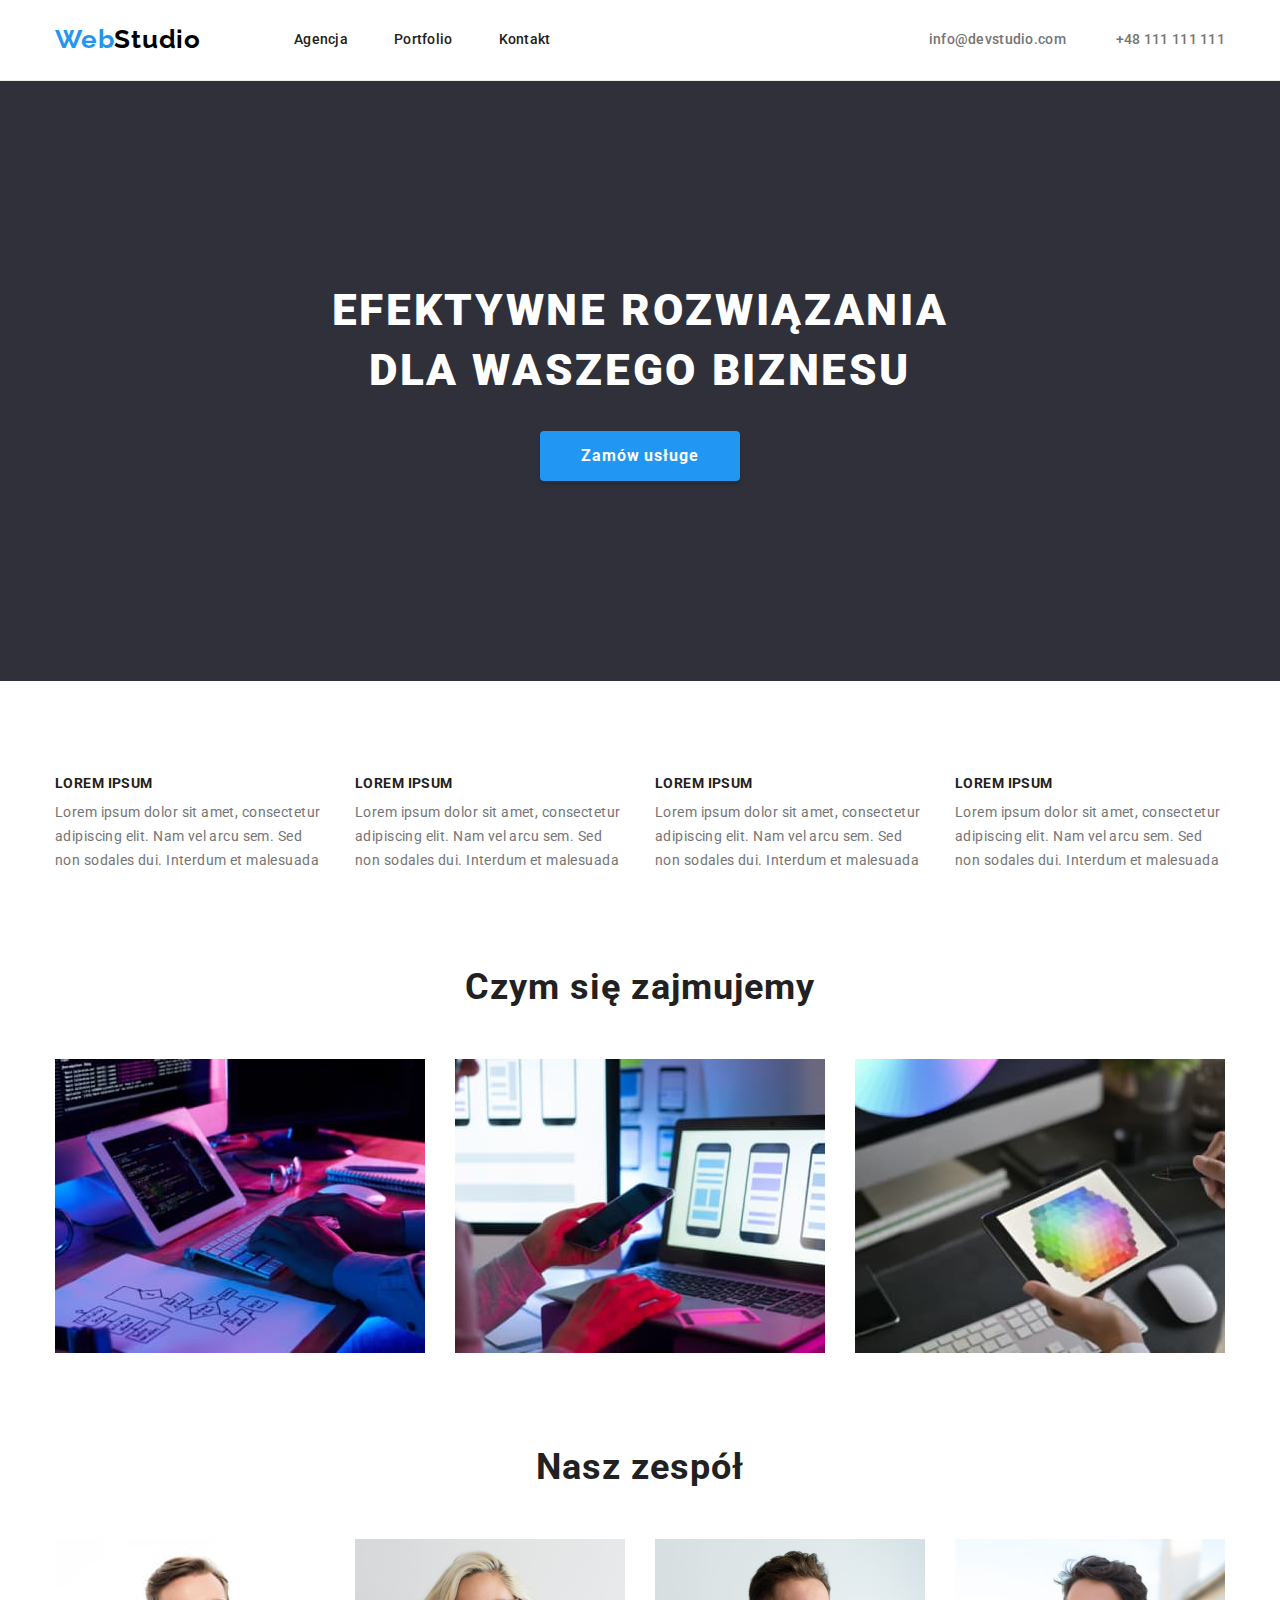
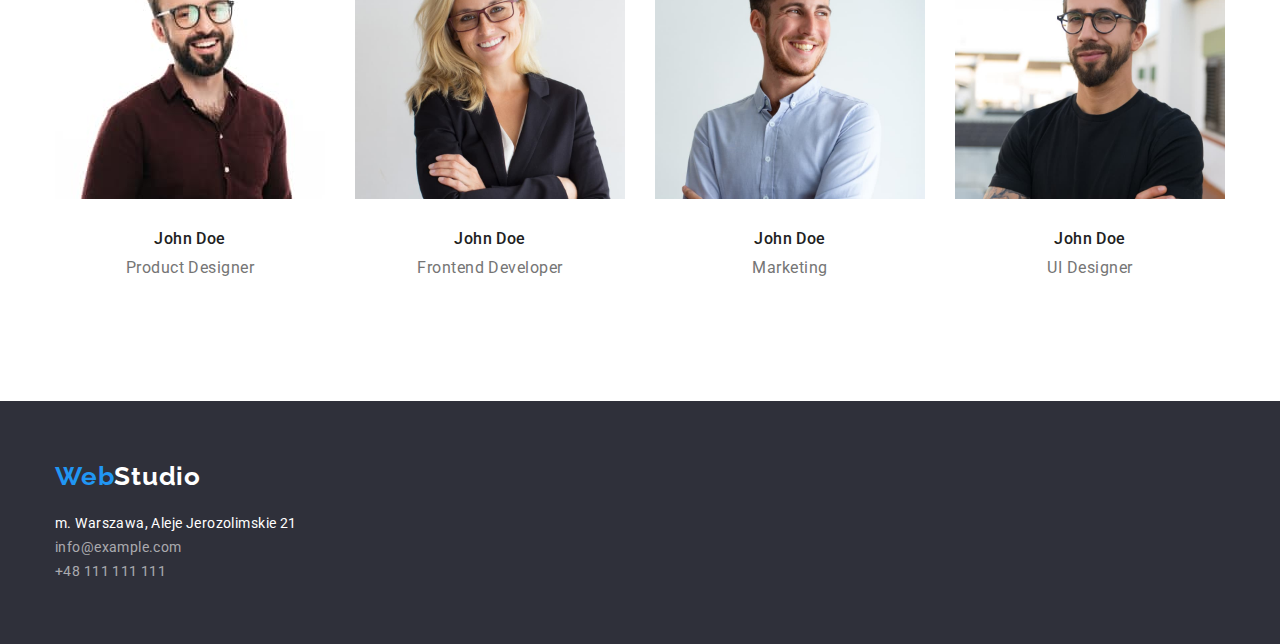
<file: index.html>
<!DOCTYPE html>
<html lang="pl">
  <head>
    <meta charset="UTF-8" />
    <meta http-equiv="X-UA-Compatible" content="IE=edge" />
    <meta name="viewport" content="width=device-width, initial-scale=1.0" />
    <title>WebStudio</title>
    <link
      rel="stylesheet"
      href="https://cdnjs.cloudflare.com/ajax/libs/modern-normalize/1.0.0/modern-normalize.min.css"
    />
    <link rel="stylesheet" href="css/style.css" />
    <link rel="preconnect" href="https://fonts.googleapis.com" />
    <link rel="preconnect" href="https://fonts.gstatic.com" crossorigin />
    <link
      href="https://fonts.googleapis.com/css2?family=Raleway:wght@700&family=Roboto:wght@400;500;700;900&display=swap"
      rel="stylesheet"
    />
  </head>
  <body>
    <header class="header">
      <div class="container">
        <a class="logo" href="index.html"
          ><span class="span-logo">Web</span>Studio</a
        >
        <nav class="navigation">
          <ul class="navigation-list list">
            <li class="navigation-item">
              <a class="navigation-link link" href="index.html">Agencja</a>
            </li>
            <li class="navigation-item">
              <a class="navigation-link link" href="portfolio.html"
                >Portfolio</a
              >
            </li>
            <li class="navigation-item">
              <a class="navigation-link link" href="#">Kontakt</a>
            </li>
          </ul>
        </nav>
        <a class="header-email link" href="mailto:info@devstudio.com"
          >info@devstudio.com</a
        >
        <a class="header-phone link" href="tel:+48111111111">+48 111 111 111</a>
      </div>
    </header>
    <main>
      <!--hero-->
      <section class="welcome">
        <div class="container">
          <h1 class="main-header">EFEKTYWNE ROZWIĄZANIA DLA WASZEGO BIZNESU</h1>
          <button class="modal-btn" type="button">Zamów usługe</button>
        </div>
      </section>
      <!--our values-->
      <section class="advantages section">
        <div class="container">
          <h2 hidden>Zalety</h2>
          <ul class="advantages-list list">
            <li class="advantages-list-item">
              <p class="advantages-text">LOREM IPSUM</p>
              <p class="advantages-description">
                Lorem ipsum dolor sit amet, consectetur adipiscing elit. Nam vel
                arcu sem. Sed non sodales dui. Interdum et malesuada
              </p>
            </li>
            <li class="advantages-list-item">
              <p class="advantages-text">LOREM IPSUM</p>
              <p class="advantages-description">
                Lorem ipsum dolor sit amet, consectetur adipiscing elit. Nam vel
                arcu sem. Sed non sodales dui. Interdum et malesuada
              </p>
            </li>
            <li class="advantages-list-item">
              <p class="advantages-text">LOREM IPSUM</p>
              <p class="advantages-description">
                Lorem ipsum dolor sit amet, consectetur adipiscing elit. Nam vel
                arcu sem. Sed non sodales dui. Interdum et malesuada
              </p>
            </li>
            <li class="advantages-list-item">
              <p class="advantages-text">LOREM IPSUM</p>
              <p class="advantages-description">
                Lorem ipsum dolor sit amet, consectetur adipiscing elit. Nam vel
                arcu sem. Sed non sodales dui. Interdum et malesuada
              </p>
            </li>
          </ul>
        </div>
      </section>
      <!--what we do-->
      <section class="services section">
        <div class="container">
          <h2 class="secondary-header">Czym się zajmujemy</h2>
          <ul class="services-list list">
            <li class="servces-list-item">
              <img
                class="services-list-img"
                src="images/what_we_do/what_we_do_img1.jpg"
                alt="grafik pisze na klawiaturze"
                width="370"
                height="294"
              />
            </li>
            <li class="services-list-item">
              <img
                class="services-list-img"
                src="images/what_we_do/what_we_do_img2.jpg"
                alt="grafik pracuje na laptopie i telefonie"
                width="370"
                height="294"
              />
            </li>
            <li class="services-list-item">
              <img
                class="services-list-img"
                src="images/what_we_do/what_we_do_img3.jpg"
                alt="grafik pracuje z narzędziem koloru hexa"
                width="370"
                height="294"
              />
            </li>
          </ul>
        </div>
      </section>
      <!--our team-->
      <section class="workers section">
        <div class="container">
          <h2 class="secondary-header">Nasz zespół</h2>
          <ul class="workers-list list">
            <li class="workers-card">
              <img
                class="workers-img"
                src="images/our_team/John_Doe_img1.jpg"
                alt="John Doe"
                width="270"
                height="260"
              />
              <div class="workers-card-wrapper">
                <h3 class="third-header">John Doe</h3>
                <p class="workers-job-title">Product Designer</p>
              </div>
            </li>
            <li class="workers-card">
              <img
                class="workers-img"
                src="images/our_team/John_Doe_img2.jpg"
                alt="John Doe"
                width="270"
                height="260"
              />
              <div class="workers-card-wrapper">
                <h3 class="third-header">John Doe</h3>
                <p class="workers-job-title">Frontend Developer</p>
              </div>
            </li>
            <li class="workers-card">
              <img
                class="workers-img"
                src="images/our_team/John_Doe_img3.jpg"
                alt="John Doe"
                width="270"
                height="260"
              />
              <div class="workers-card-wrapper">
                <h3 class="third-header">John Doe</h3>
                <p class="workers-job-title">Marketing</p>
              </div>
            </li>
            <li class="workers-card">
              <img
                class="workers-img"
                src="images/our_team/John_Doe_img4.jpg"
                alt="John Doe"
                width="270"
                height="260"
              />
              <div class="workers-card-wrapper">
                <h3 class="third-header">John Doe</h3>
                <p class="workers-job-title">UI Designer</p>
              </div>
            </li>
          </ul>
        </div>
      </section>
    </main>
    <footer class="footer">
      <div class="container">
        <a class="logo logo-dark-theme link" href="index.html"
          ><span class="span-logo">Web</span>Studio</a
        >
        <address>
          <ul class="address-list list">
            <li class="address-item">
              <a
                class="footer-address link"
                href="https://goo.gl/maps/2zvKoqbJvBjzFYyW6"
                target="_blank"
                >m. Warszawa, Aleje Jerozolimskie 21</a
              >
            </li>
            <li class="address-item">
              <a class="footer-email link" href="mailto:info@example.com"
                >info@example.com</a
              >
            </li>
            <li class="address-item">
              <a class="footer-phone link" href="tel:+48111111111"
                >+48 111 111 111</a
              >
            </li>
          </ul>
        </address>
      </div>
    </footer>
  </body>
</html>
</file>
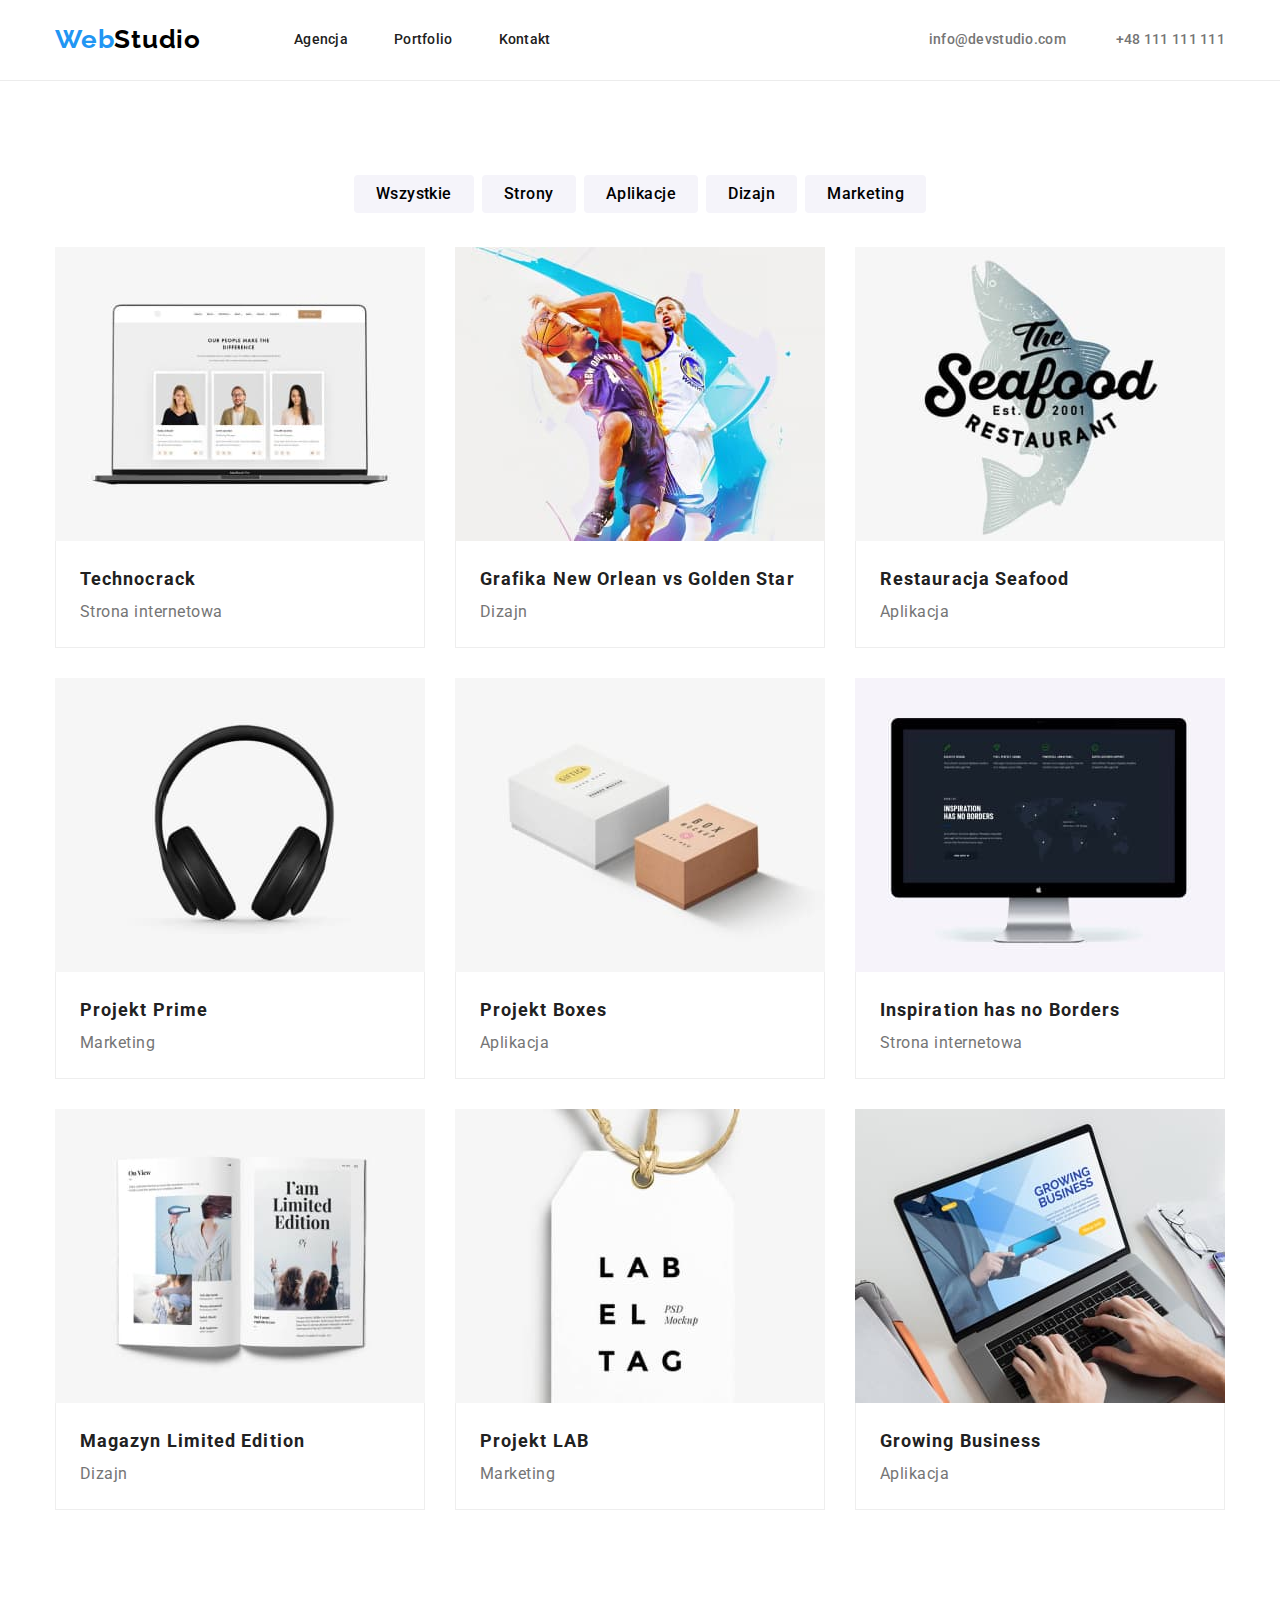
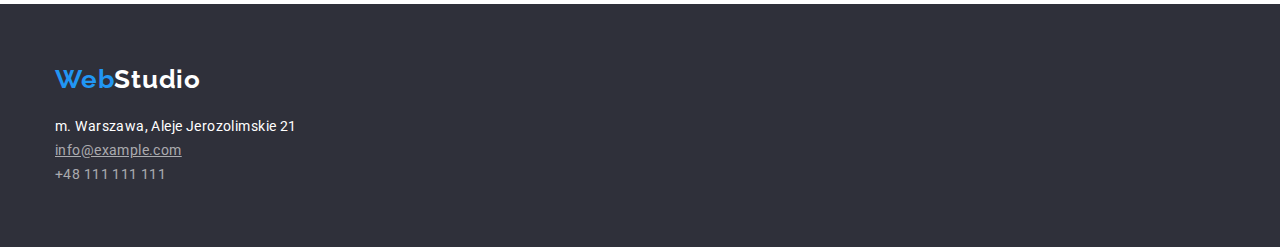
<file: portfolio.html>
<!DOCTYPE html>
<html lang="pl">
  <head>
    <meta charset="UTF-8" />
    <meta http-equiv="X-UA-Compatible" content="IE=edge" />
    <meta name="viewport" content="width=device-width, initial-scale=1.0" />
    <title>WebStudio</title>
    <link
      rel="stylesheet"
      href="https://cdnjs.cloudflare.com/ajax/libs/modern-normalize/1.0.0/modern-normalize.min.css"
    />
    <link rel="stylesheet" href="css/style.css" />
    <link rel="preconnect" href="https://fonts.googleapis.com" />
    <link rel="preconnect" href="https://fonts.gstatic.com" crossorigin />
    <link
      href="https://fonts.googleapis.com/css2?family=Raleway:wght@700&family=Roboto:wght@400;500;700;900&display=swap"
      rel="stylesheet"
    />
  </head>
  <body>
    <header class="header">
      <div class="container">
        <a class="logo" href="index.html"
          ><span class="span-logo">Web</span>Studio</a
        >
        <nav class="navigation">
          <ul class="navigation-list list">
            <li class="navigation-item">
              <a class="navigation-link link" href="index.html">Agencja</a>
            </li>
            <li class="navigation-item">
              <a class="navigation-link link" href="portfolio.html"
                >Portfolio</a
              >
            </li>
            <li class="navigation-item">
              <a class="navigation-link link" href="#">Kontakt</a>
            </li>
          </ul>
        </nav>
        <a class="header-email link" href="mailto:info@devstudio.com"
          >info@devstudio.com</a
        >
        <a class="header-phone link" href="tel:+48111111111">+48 111 111 111</a>
      </div>
    </header>
    <main>
      <!--projects filters-->
      <section class="projects-filters section">
        <div class="container">
          <h2 hidden>Rodzaje projektów</h2>
          <ul class="project-filters-list list">
            <li class="project-filters-item">
              <button class="project-filters-btn" type="button">
                Wszystkie
              </button>
            </li>
            <li class="project-filters-item">
              <button class="project-filters-btn" type="button">Strony</button>
            </li>
            <li class="project-filters-item">
              <button class="project-filters-btn" type="button">
                Aplikacje
              </button>
            </li>
            <li class="project-filters-item">
              <button class="project-filters-btn" type="button">Dizajn</button>
            </li>
            <li class="project-filters-item">
              <button class="project-filters-btn" type="button">
                Marketing
              </button>
            </li>
          </ul>
        </div>
      </section>
      <!--projects-->
      <section class="projects section">
        <div class="container">
          <h2 hidden>Projekty</h2>
          <ul class="projects-list list">
            <li class="projects-card">
              <img
                class="projects-img"
                src="images/portfolio/img.jpg"
                alt="opinie klientów"
                width="370"
                height="294"
              />
              <div class="project-cards-wrapper">
                <p class="projects-name">Technocrack</p>
                <p class="projects-category">Strona internetowa</p>
              </div>
            </li>
            <li class="projects-card">
              <img
                class="projects-img"
                src="images/portfolio/img-1.jpg"
                alt="dwóch koszykarzy new orlen i golden star"
                width="370"
                height="294"
              />
              <div class="project-cards-wrapper">
                <p class="projects-name">Grafika New Orlean vs Golden Star</p>
                <p class="projects-category">Dizajn</p>
              </div>
            </li>
            <li class="projects-card">
              <img
                class="projects-img"
                src="images/portfolio/img-2.jpg"
                alt="logo restauracji seafood"
                width="370"
                height="294"
              />
              <div class="project-cards-wrapper">
                <p class="projects-name">Restauracja Seafood</p>
                <p class="projects-category">Aplikacja</p>
              </div>
            </li>
            <li class="projects-card">
              <img
                class="projects-img"
                src="images/portfolio/img-3.jpg"
                alt="słuchawki nauszne"
                width="370"
                height="294"
              />
              <div class="project-cards-wrapper">
                <p class="projects-name">Projekt Prime</p>
                <p class="projects-category">Marketing</p>
              </div>
            </li>
            <li class="projects-card">
              <img
                class="projects-img"
                src="images/portfolio/img-4.jpg"
                alt="duże białe pudełko i małe beżowe pudełko"
                width="370"
                height="294"
              />
              <div class="project-cards-wrapper">
                <p class="projects-name">Projekt Boxes</p>
                <p class="projects-category">Aplikacja</p>
              </div>
            </li>
            <li class="projects-card">
              <img
                class="projects-img"
                src="images/portfolio/img-5.jpg"
                alt="ekran komputera stacjonarnego"
                width="370"
                height="294"
              />
              <div class="project-cards-wrapper">
                <p class="projects-name">Inspiration has no Borders</p>
                <p class="projects-category">Strona internetowa</p>
              </div>
            </li>
            <li class="projects-card">
              <img
                class="projects-img"
                src="images/portfolio/img-6.jpg"
                alt="widok strony magazynu modowego"
                width="370"
                height="294"
              />
              <div class="project-cards-wrapper">
                <p class="projects-name">Magazyn Limited Edition</p>
                <p class="projects-category">Dizajn</p>
              </div>
            </li>
            <li class="projects-card">
              <img
                class="projects-img"
                src="images/portfolio/img-7.jpg"
                alt="logo projektu lab"
                width="370"
                height="294"
              />
              <div class="project-cards-wrapper">
                <p class="projects-name">Projekt LAB</p>
                <p class="projects-category">Marketing</p>
              </div>
            </li>
            <li class="projects-card">
              <img
                class="projects-img"
                src="images/portfolio/img-8.jpg"
                alt="mężczyzna piszący na laptopie"
                width="370"
                height="294"
              />
              <div class="project-cards-wrapper">
                <p class="projects-name">Growing Business</p>
                <p class="projects-category">Aplikacja</p>
              </div>
            </li>
          </ul>
        </div>
      </section>
    </main>
    <footer class="footer">
      <div class="container">
        <a class="logo logo-dark-theme link" href="index.html"
          ><span class="span-logo">Web</span>Studio</a
        >
        <address>
          <ul class="address-list list">
            <li class="address-item">
              <a
                class="footer-address link"
                href="https://goo.gl/maps/2zvKoqbJvBjzFYyW6"
                target="_blank"
                >m. Warszawa, Aleje Jerozolimskie 21</a
              >
            </li>
            <li class="address-item">
              <a
                class="footer-email footer-email-portfolio link"
                href="mailto:info@example.com"
                >info@example.com</a
              >
            </li>
            <li class="address-item">
              <a class="footer-phone link" href="tel:+48111111111"
                >+48 111 111 111</a
              >
            </li>
          </ul>
        </address>
      </div>
    </footer>
  </body>
</html>
</file>
<file: css/style.css>
:root {
  --main-color: #212121;
  --secondary-color: #2196f3;
  --third-color: #ffffff;
  --fourth-color: #757575;
  --header-bg-color: #2f303a;
  --header-line: #ececec;
  --logo-color: #000000;
  --filters-btn-bg: #f5f4fa;
  --footer-contacts: rgba(255, 255, 255, 0.6);
  --cards-border-color: #eeeeee;
}
body {
  font-family: "Roboto", sans-serif;
  color: var(--main-color);
}

h1,
h2,
h3,
h4,
h5,
h6 {
  margin: 0;
  padding: 0;
}

ul,
ol {
  margin: 0;
  padding: 0;
}

p {
  margin: 0;
  padding: 0;
}
img {
  display: block;
}

.list {
  list-style-type: none;
}

.link {
  text-decoration: none;
}
.container {
  width: 1200px;
  margin: 0 auto;
  padding: 0 15px;
}

.section {
  padding-bottom: 94px;
  padding-top: 94px;
}
/* COMPONENTS */

.modal-btn {
  display: block;
  margin-right: auto;
  margin-left: auto;
  padding: 10px 41px;
  font-weight: 700;
  font-size: 16px;
  line-height: 1.875;
  align-items: center;
  text-align: center;
  letter-spacing: 0.06em;
  color: var(--third-color);
  background-color: var(--secondary-color);
  border-style: none;
  box-shadow: 0px 4px 4px rgba(0, 0, 0, 0.15);
  border-radius: 4px;
  cursor: pointer;
}

.secondary-header {
  margin-bottom: 50px;
  font-weight: 700;
  font-size: 36px;
  line-height: 1.166;
  text-align: center;
  letter-spacing: 0.03em;
}

.third-header {
  margin-bottom: 10px;
  font-weight: 500;
  font-size: 16px;
  line-height: 1.187;
  text-align: center;
  letter-spacing: 0.03em;
}
/* END COMPONENTS */

/* HEADER */

.header {
  border-bottom: 1px solid var(--header-line);
}

.header .container {
  display: flex;
  padding-top: 24px;
  padding-bottom: 25px;
  align-items: center;
}

.logo {
  margin-right: 93px;
  font-family: "Raleway";
  font-weight: 700;
  font-size: 26px;
  line-height: 1.192;
  text-decoration: none;
  letter-spacing: 0.03em;
  color: var(--logo-color);
}
.logo-dark-theme {
  color: var(--third-color);
}
.span-logo {
  color: var(--secondary-color);
}
.navigation-list {
  display: flex;
}

.navigation-item:not(:last-child) {
  margin-right: 46px;
}

.navigation-link,
.header-email,
.header-phone {
  font-weight: 500;
  font-size: 14px;
  line-height: 1.143;
  letter-spacing: 0.02em;
}
.navigation-link {
  color: var(--main-color);
}
.header-phone,
.header-email {
  display: flex;
  color: var(--fourth-color);
}

.header-email {
  margin-left: auto;
}

.header-phone {
  margin-left: 50px;
}
.navigation-link:hover,
.header-email:hover,
.header-phone:hover,
.navigation-link:focus,
.header-email:focus,
.header-phone:focus {
  color: var(--secondary-color);
}
/* END HEADER */

/* HERO */
.welcome {
  display:flex;
  background-color: var(--header-bg-color);
  padding-top: 200px;
  padding-bottom: 200px;
}
.welcome .main-header {
  width: 696px;
  margin-left: auto;
  margin-right: auto;
  text-align: center;
}

.main-header {
  margin-bottom: 30px;
  font-weight: 900;
  font-size: 44px;
  line-height: 1.363;
  text-align: center;
  letter-spacing: 0.06em;
  text-transform: uppercase;
  color: var(--third-color);
}

/* END HERO */

/* ADVANTAGES */

.advantages-list {
  display: flex;
  align-items: center;
}
.advantages{
  padding-bottom: 0;
}
.advantages-list-item {
  width: 270px;
}
.advantages-list-item:not(:last-child) {
  margin-right: 30px;
}

.advantages-text {
  padding-bottom: 10px;
  font-weight: 700;
  font-size: 14px;
  line-height: 1.143;
  letter-spacing: 0.03em;
  text-transform: uppercase;
}

.advantages-description {
  font-size: 14px;
  line-height: 1.714;
  letter-spacing: 0.03em;
  color: var(--fourth-color);
}

/* SERVICES */
.services{
  padding-bottom: 0;
}
.services-list {
  display: flex;
  justify-content: space-between;
}
/* END SERVICES */

/* WORKERS */

.workers-list {
  display: flex;
  justify-content: space-between;
}
.workers-job-title {
  font-size: 16px;
  line-height: 1.187;
  text-align: center;
  letter-spacing: 0.03em;
  color: var(--fourth-color);
}
.workers-card-wrapper {
  padding: 30px 61px;
}
/* END WORKERS */

/* FOOTER */
.footer {
  background-color: var(--header-bg-color);
}

.footer .container {
  padding-top: 60px;
  padding-bottom: 60px;
}

.address-list {
  display: block;
  margin-top: 20px;
}
.footer-address,
.footer-email,
.footer-phone {
  font-style: normal;
  font-size: 14px;
  line-height: 1.714;
  letter-spacing: 0.03em;
}

.footer-address:hover,
.footer-email:hover,
.footer-phone:hover,
.footer-address:focus,
.footer-email:focus,
.footer-phone:focus {
  color: var(--secondary-color);
}

.footer-address {
  color: var(--third-color);
}

.footer-email,
.footer-phone {
  color: var(--footer-contacts);
}

/* END FOOTER */

/* FILTERS */
.projects-filters {
  padding-bottom: 0;
  margin-bottom: 34px;
}
.project-filters-list {
  display: flex;
  justify-content: center;
}
.project-filters-item:not(:last-child) {
  margin-right: 8px;
}
.project-filters-btn {
  padding: 6px 22px;
  background: var(--filters-btn-bg);
  border-style: none;
  border-radius: 4px;
  font-weight: 500;
  font-size: 16px;
  line-height: 1.625;
  text-align: center;
  letter-spacing: 0.03em;
  cursor: pointer;
}
.project-filters-btn:hover,
.project-filters-btn:focus {
  background-color: var(--secondary-color);
  color: var(--third-color);
}
/* END FILTERS */

/* PROJECTS */
.projects {
  padding-top: 0;
}
.project-cards-wrapper {
  padding: 20px 24px;
  border-bottom: 1px solid var(--cards-border-color);
  border-right: 1px solid var(--cards-border-color);
  border-left: 1px solid var(--cards-border-color);
}

.projects-list {
  display: flex;
  flex-wrap: wrap;
  margin-right: -30px;
  margin-top: -30px;
}
.projects-card {
  margin-right: 30px;
  margin-top: 30px;
  flex-basis: calc(100% / 3 - 30px);
}

.projects-name {
  font-weight: 700;
  font-size: 18px;
  line-height: 2;
  letter-spacing: 0.06em;
}

.projects-category {
  font-size: 16px;
  line-height: 1.875;
  letter-spacing: 0.03em;
  color: var(--fourth-color);
}
/* END PROJECTS */

/* FOOTER */

.footer-email-portfolio {
  text-decoration-line: underline;
}

/* END FOOTER */
</file>
